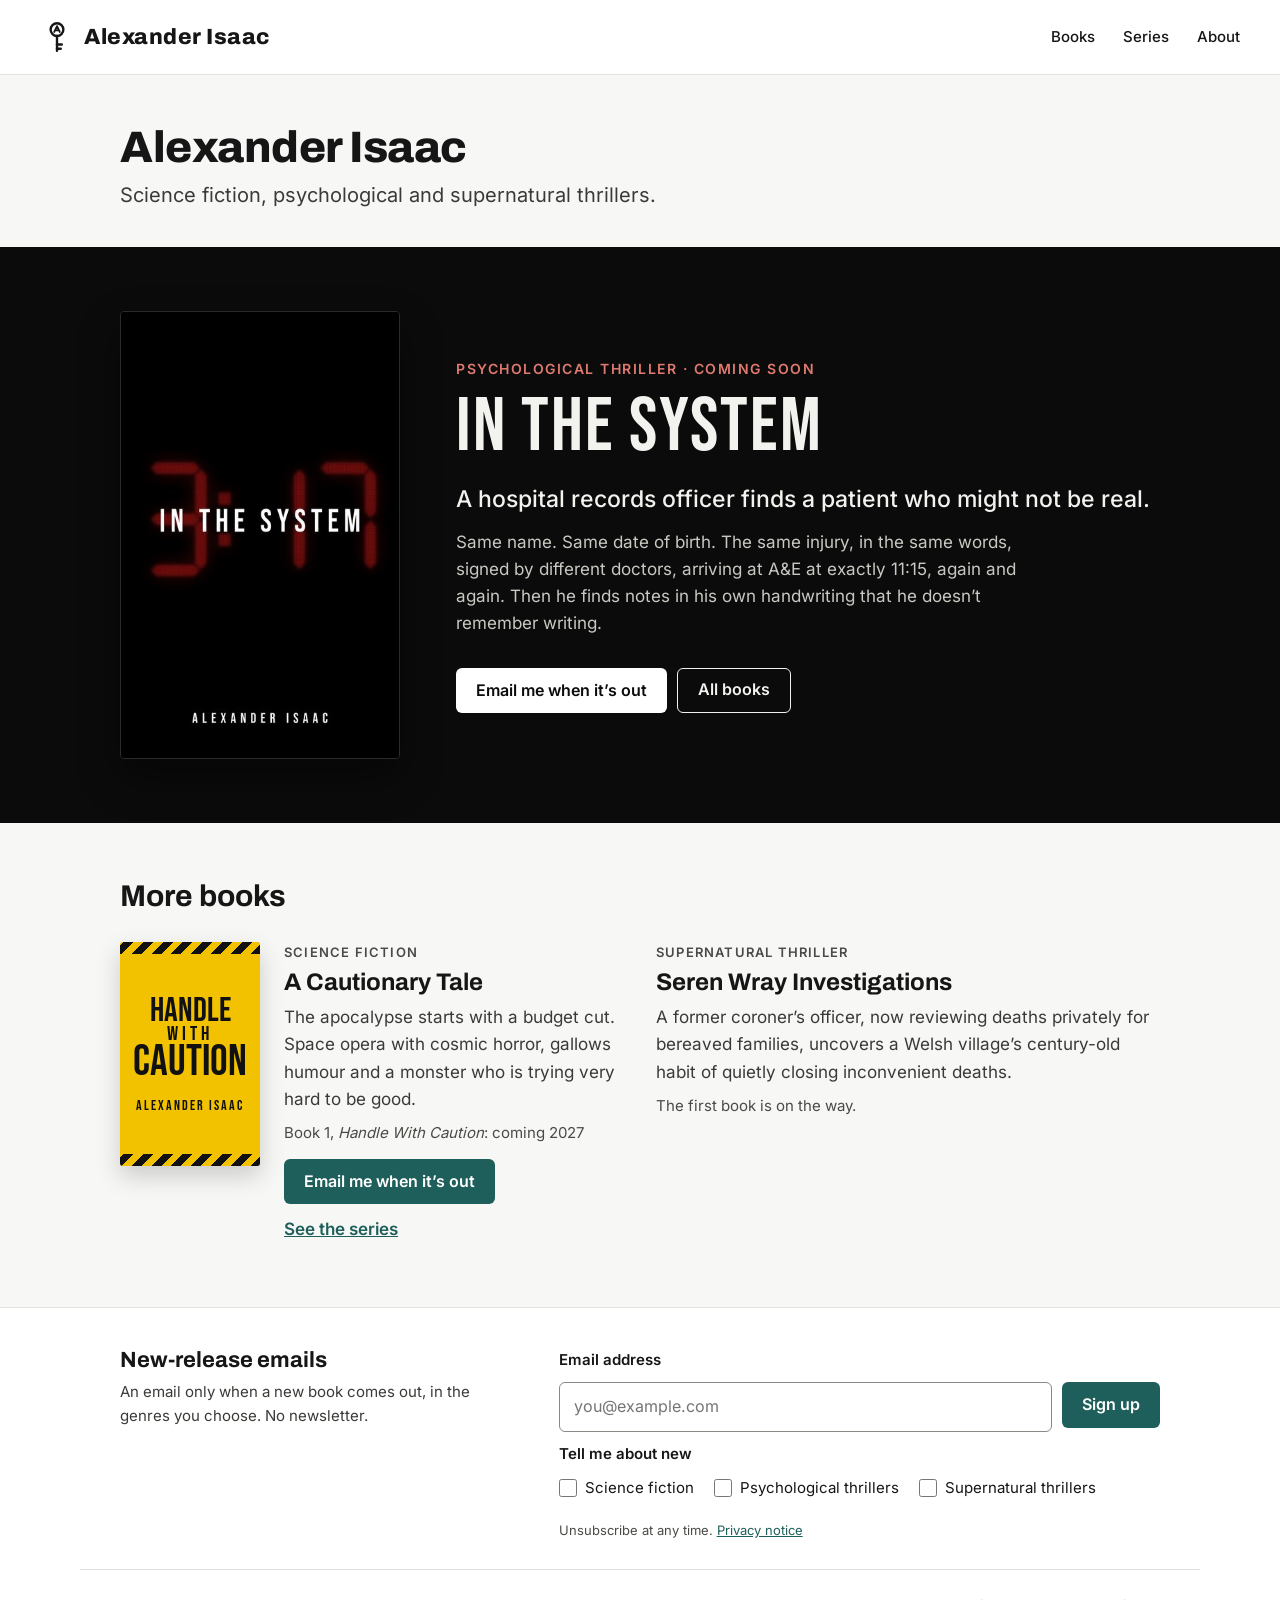
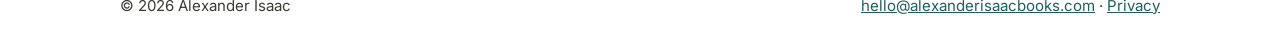
<file: index.html>
<!doctype html>
<html lang="en-GB">
<head>
<meta charset="utf-8">
<meta name="viewport" content="width=device-width, initial-scale=1">
<title>Alexander Isaac</title>
<meta name="description" content="Alexander Isaac writes science fiction, psychological thrillers and supernatural thrillers. New books and new-release emails.">
<link rel="canonical" href="https://alexanderisaacbooks.com/">
<meta property="og:type" content="website">
<meta property="og:site_name" content="Alexander Isaac">
<meta property="og:title" content="Alexander Isaac">
<meta property="og:description" content="Alexander Isaac writes science fiction, psychological thrillers and supernatural thrillers. New books and new-release emails.">
<meta property="og:url" content="https://alexanderisaacbooks.com/">
<meta property="og:image" content="https://alexanderisaacbooks.com/assets/img/share.png">
<meta name="theme-color" content="#FFFFFF">
<link rel="icon" href="/favicon.ico" sizes="32x32">
<link rel="icon" href="/assets/img/icon.svg" type="image/svg+xml">
<link rel="apple-touch-icon" href="/assets/img/apple-touch-icon.png">
<link rel="preload" href="/assets/fonts/inter-latin-400-normal.woff2" as="font" type="font/woff2" crossorigin>
<link rel="preload" href="/assets/fonts/archivo-latin-800-normal.woff2" as="font" type="font/woff2" crossorigin>
<link rel="stylesheet" href="/assets/css/site.css">
</head>
<body>
<a class="skip" href="#main">Skip to content</a>
<header class="site-header">
<a class="brand" href="/"><svg aria-hidden="true" viewBox="0 0 64 64" fill="none" stroke="currentColor" stroke-width="4.5" stroke-linecap="round" stroke-linejoin="round"><circle cx="32" cy="18" r="12"/><path d="M26.8 22.5 L32 11.5 L37.2 22.5 M28.4 19.6 H35.6" stroke-width="3.5"/><path d="M32 30 V58"/><path d="M32 46 H41"/><path d="M32 54 H39"/></svg>Alexander Isaac</a>
<nav class="site-nav" aria-label="Main"><ul><li><a href="/books/">Books</a></li><li><a href="/series/a-cautionary-tale/">Series</a></li><li><a href="/about/">About</a></li></ul></nav>
</header>
<main id="main">
<section class="wrap page-head" aria-labelledby="who">
<h1 id="who">Alexander Isaac</h1>
<p class="lede" data-genre-line>Science fiction, psychological and supernatural thrillers.</p>
</section>

<section class="band-dark" aria-labelledby="its">
<div class="wrap">
<div class="cover cover-img"><img src="/assets/img/in-the-system-800.jpg" srcset="/assets/img/in-the-system-400.jpg 400w, /assets/img/in-the-system-800.jpg 800w" sizes="280px" width="280" height="448" alt="Cover of In The System by Alexander Isaac"></div>
<div class="band-copy">
<p class="eyebrow">Psychological thriller · Coming soon</p>
<h2 id="its">In The System</h2>
<p class="hook">A hospital records officer finds a patient who might not be real.</p>
<p class="blurb">Same name. Same date of birth. The same injury, in the same words, signed by different doctors, arriving at A&amp;E at exactly 11:15, again and again. Then he finds notes in his own handwriting that he doesn’t remember writing.</p>
<div class="row" style="margin-top:30px"><button type="button" class="btn btn-light" data-open="its-form" hidden>Email me when it’s out</button><a class="btn btn-ghost-light" href="/books/">All books</a></div>
<form class="signup card" id="its-form" data-signup data-book="in-the-system" novalidate>
<label class="field hide-when-done" for="its-form-email">Email address</label>
<input class="hide-when-done" id="its-form-email" type="email" name="email_address" autocomplete="email" placeholder="you@example.com" required>
<fieldset class="hide-when-done"><legend>Also email me about new books in (optional)</legend><div class="genre-boxes" data-genres></div></fieldset>
<div class="hp" aria-hidden="true"><label>Leave this empty <input type="text" name="website" tabindex="-1" autocomplete="off"></label></div>
<button class="btn btn-light hide-when-done" type="submit">Email me when it’s out</button>
<p class="msg" role="status" aria-live="polite"></p>
<p class="fine hide-when-done">I’ll email you once, when it’s out. Ticking a genre also gets you an email when other new books in it come out. Unsubscribe at any time. <a href="/privacy/">Privacy notice</a></p>
</form>
</div>
</div>
</section>

<section class="wrap section" aria-labelledby="more">
<h2 id="more">More books</h2>
<div class="cards">
<article class="book">
<div class="cover cover-hwc" role="img" aria-label="Cover of Handle With Caution"><div class="stripe"></div><div class="t"><div class="l1">Handle</div><div class="l2">With</div><div class="l3">Caution</div><div class="a">Alexander Isaac</div></div><div class="stripe"></div></div>
<div class="book-body">
<p class="eyebrow">Science fiction</p>
<h3>A Cautionary Tale</h3>
<p class="desc">The apocalypse starts with a budget cut. Space opera with cosmic horror, gallows humour and a monster who is trying very hard to be good.</p>
<p class="status">Book 1, <em>Handle With Caution</em>: coming 2027</p>
<div class="actions"><button type="button" class="btn" data-open="hwc-form" hidden>Email me when it’s out</button><a class="more" href="/series/a-cautionary-tale/">See the series</a></div>
<form class="signup card" id="hwc-form" data-signup data-book="handle-with-caution" novalidate>
<label class="field hide-when-done" for="hwc-form-email">Email address</label>
<input class="hide-when-done" id="hwc-form-email" type="email" name="email_address" autocomplete="email" placeholder="you@example.com" required>
<fieldset class="hide-when-done"><legend>Also email me about new books in (optional)</legend><div class="genre-boxes" data-genres></div></fieldset>
<div class="hp" aria-hidden="true"><label>Leave this empty <input type="text" name="website" tabindex="-1" autocomplete="off"></label></div>
<button class="btn hide-when-done" type="submit">Email me when it’s out</button>
<p class="msg" role="status" aria-live="polite"></p>
<p class="fine hide-when-done">I’ll email you once, when it’s out. Ticking a genre also gets you an email when other new books in it come out. Unsubscribe at any time. <a href="/privacy/">Privacy notice</a></p>
</form>
</div>
</article>
<article class="book">
<div class="book-body">
<p class="eyebrow">Supernatural thriller</p>
<h3>Seren Wray Investigations</h3>
<p class="desc">A former coroner’s officer, now reviewing deaths privately for bereaved families, uncovers a Welsh village’s century-old habit of quietly closing inconvenient deaths.</p>
<p class="status">The first book is on the way.</p>
</div>
</article>
</div>
</section>
</main>
<footer class="site-footer">
<div class="wrap footer-signup">
<div class="intro">
<h2 id="list">New-release emails</h2>
<p>An email only when a new book comes out, in the genres you choose. No newsletter.</p>
</div>
<form class="signup" data-signup aria-labelledby="list" novalidate>
<label class="field hide-when-done" for="footer-email">Email address</label>
<div class="row hide-when-done">
<input id="footer-email" type="email" name="email_address" autocomplete="email" placeholder="you@example.com" required>
<button class="btn" type="submit">Sign up</button>
</div>
<fieldset class="hide-when-done"><legend>Tell me about new</legend><div class="genre-boxes" data-genres></div></fieldset>
<div class="hp" aria-hidden="true"><label>Leave this empty <input type="text" name="website" tabindex="-1" autocomplete="off"></label></div>
<p class="msg" role="status" aria-live="polite"></p>
<p class="fine hide-when-done">Unsubscribe at any time. <a href="/privacy/">Privacy notice</a></p>
</form>
</div>
<div class="wrap footer-base">
<!-- When the author pages exist, add: <div>Follow Alexander Isaac on <a href="...">Amazon</a> · <a href="...">BookBub</a> · <a href="...">Goodreads</a></div> -->
<div>© 2026 Alexander Isaac</div>
<div><a href="mailto:hello@alexanderisaacbooks.com">hello@alexanderisaacbooks.com</a> · <a href="/privacy/">Privacy</a></div>
</div>
</footer>
<script src="/assets/js/site.js" defer></script>
</body>
</html>
</file>
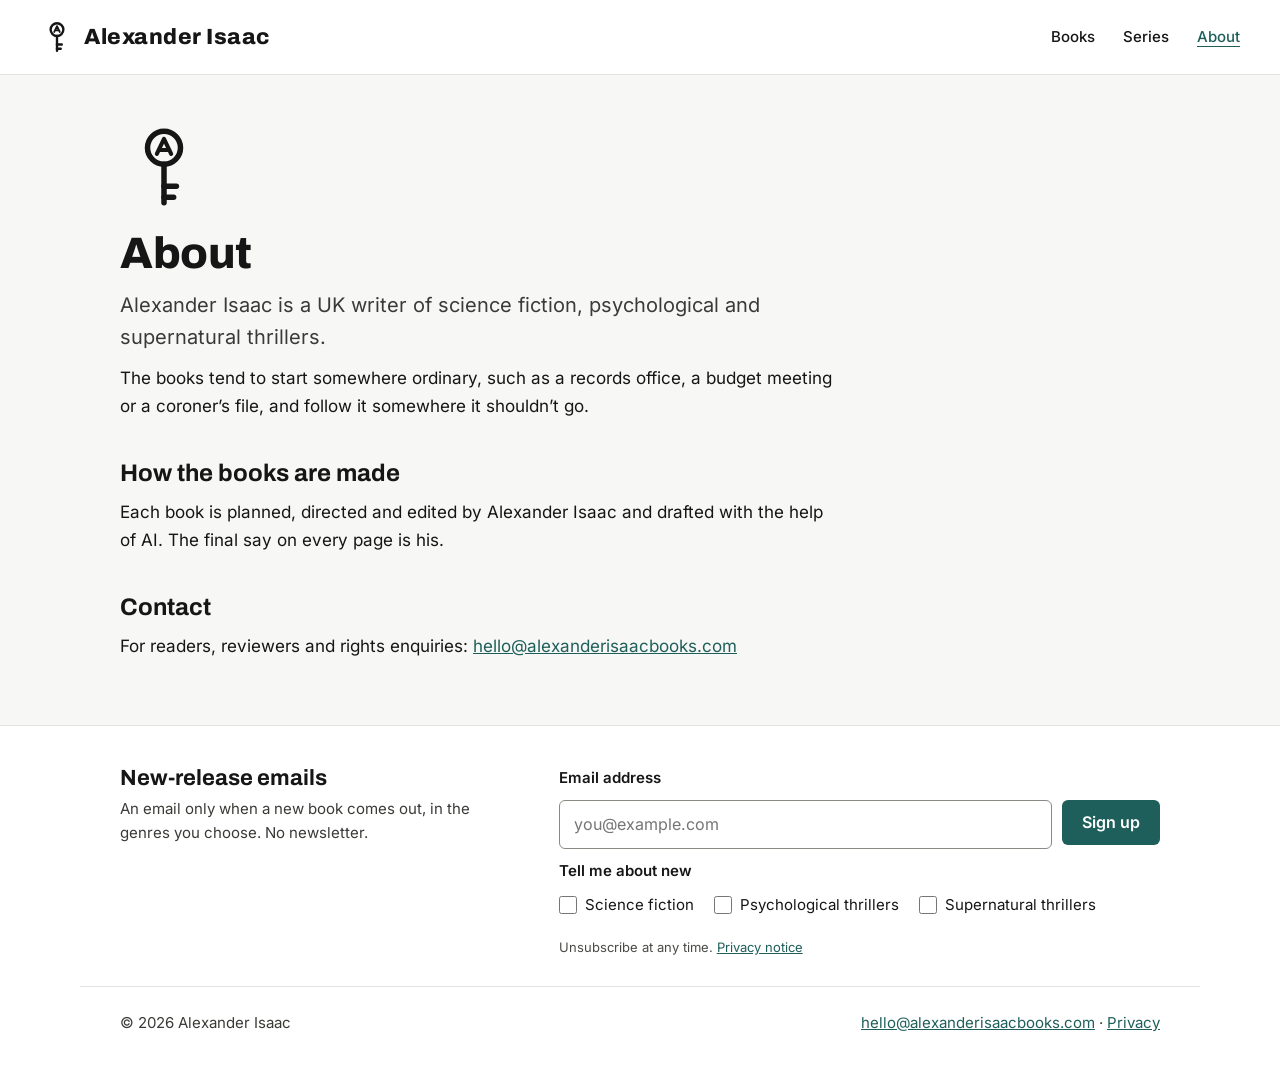
<file: about/index.html>
<!doctype html>
<html lang="en-GB">
<head>
<meta charset="utf-8">
<meta name="viewport" content="width=device-width, initial-scale=1">
<title>About | Alexander Isaac</title>
<meta name="description" content="About Alexander Isaac, a UK writer of science fiction, psychological thrillers and supernatural thrillers.">
<link rel="canonical" href="https://alexanderisaacbooks.com/about/">
<meta property="og:type" content="website">
<meta property="og:site_name" content="Alexander Isaac">
<meta property="og:title" content="About | Alexander Isaac">
<meta property="og:description" content="About Alexander Isaac, a UK writer of science fiction, psychological thrillers and supernatural thrillers.">
<meta property="og:url" content="https://alexanderisaacbooks.com/about/">
<meta property="og:image" content="https://alexanderisaacbooks.com/assets/img/share.png">
<meta name="theme-color" content="#FFFFFF">
<link rel="icon" href="/favicon.ico" sizes="32x32">
<link rel="icon" href="/assets/img/icon.svg" type="image/svg+xml">
<link rel="apple-touch-icon" href="/assets/img/apple-touch-icon.png">
<link rel="preload" href="/assets/fonts/inter-latin-400-normal.woff2" as="font" type="font/woff2" crossorigin>
<link rel="preload" href="/assets/fonts/archivo-latin-800-normal.woff2" as="font" type="font/woff2" crossorigin>
<link rel="stylesheet" href="/assets/css/site.css">
</head>
<body>
<a class="skip" href="#main">Skip to content</a>
<header class="site-header">
<a class="brand" href="/"><svg aria-hidden="true" viewBox="0 0 64 64" fill="none" stroke="currentColor" stroke-width="4.5" stroke-linecap="round" stroke-linejoin="round"><circle cx="32" cy="18" r="12"/><path d="M26.8 22.5 L32 11.5 L37.2 22.5 M28.4 19.6 H35.6" stroke-width="3.5"/><path d="M32 30 V58"/><path d="M32 46 H41"/><path d="M32 54 H39"/></svg>Alexander Isaac</a>
<nav class="site-nav" aria-label="Main"><ul><li><a href="/books/">Books</a></li><li><a href="/series/a-cautionary-tale/">Series</a></li><li><a href="/about/" aria-current="page">About</a></li></ul></nav>
</header>
<main id="main">
<section class="wrap page-head" style="padding-bottom:64px">
<div class="about-mark"><svg aria-hidden="true" viewBox="0 0 64 64" fill="none" stroke="currentColor" stroke-width="4" stroke-linecap="round" stroke-linejoin="round"><circle cx="32" cy="18" r="12"/><path d="M26.8 22.5 L32 11.5 L37.2 22.5 M28.4 19.6 H35.6" stroke-width="3"/><path d="M32 30 V58"/><path d="M32 46 H41"/><path d="M32 54 H39"/></svg></div>
<h1>About</h1>
<div class="prose">
<p class="lede" style="margin-top:12px">Alexander Isaac is a UK writer of <span data-genre-line data-lowercase>science fiction, psychological and supernatural thrillers</span>.</p>
<p>The books tend to start somewhere ordinary, such as a records office, a budget meeting or a coroner’s file, and follow it somewhere it shouldn’t go.</p>
<h2>How the books are made</h2>
<p>Each book is planned, directed and edited by Alexander Isaac and drafted with the help of AI. The final say on every page is his.</p>
<h2>Contact</h2>
<p>For readers, reviewers and rights enquiries: <a href="mailto:hello@alexanderisaacbooks.com">hello@alexanderisaacbooks.com</a></p>
</div>
</section>
</main>
<footer class="site-footer">
<div class="wrap footer-signup">
<div class="intro">
<h2 id="list">New-release emails</h2>
<p>An email only when a new book comes out, in the genres you choose. No newsletter.</p>
</div>
<form class="signup" data-signup aria-labelledby="list" novalidate>
<label class="field hide-when-done" for="footer-email">Email address</label>
<div class="row hide-when-done">
<input id="footer-email" type="email" name="email_address" autocomplete="email" placeholder="you@example.com" required>
<button class="btn" type="submit">Sign up</button>
</div>
<fieldset class="hide-when-done"><legend>Tell me about new</legend><div class="genre-boxes" data-genres></div></fieldset>
<div class="hp" aria-hidden="true"><label>Leave this empty <input type="text" name="website" tabindex="-1" autocomplete="off"></label></div>
<p class="msg" role="status" aria-live="polite"></p>
<p class="fine hide-when-done">Unsubscribe at any time. <a href="/privacy/">Privacy notice</a></p>
</form>
</div>
<div class="wrap footer-base">
<!-- When the author pages exist, add: <div>Follow Alexander Isaac on <a href="...">Amazon</a> · <a href="...">BookBub</a> · <a href="...">Goodreads</a></div> -->
<div>© 2026 Alexander Isaac</div>
<div><a href="mailto:hello@alexanderisaacbooks.com">hello@alexanderisaacbooks.com</a> · <a href="/privacy/">Privacy</a></div>
</div>
</footer>
<script src="/assets/js/site.js" defer></script>
</body>
</html>
</file>
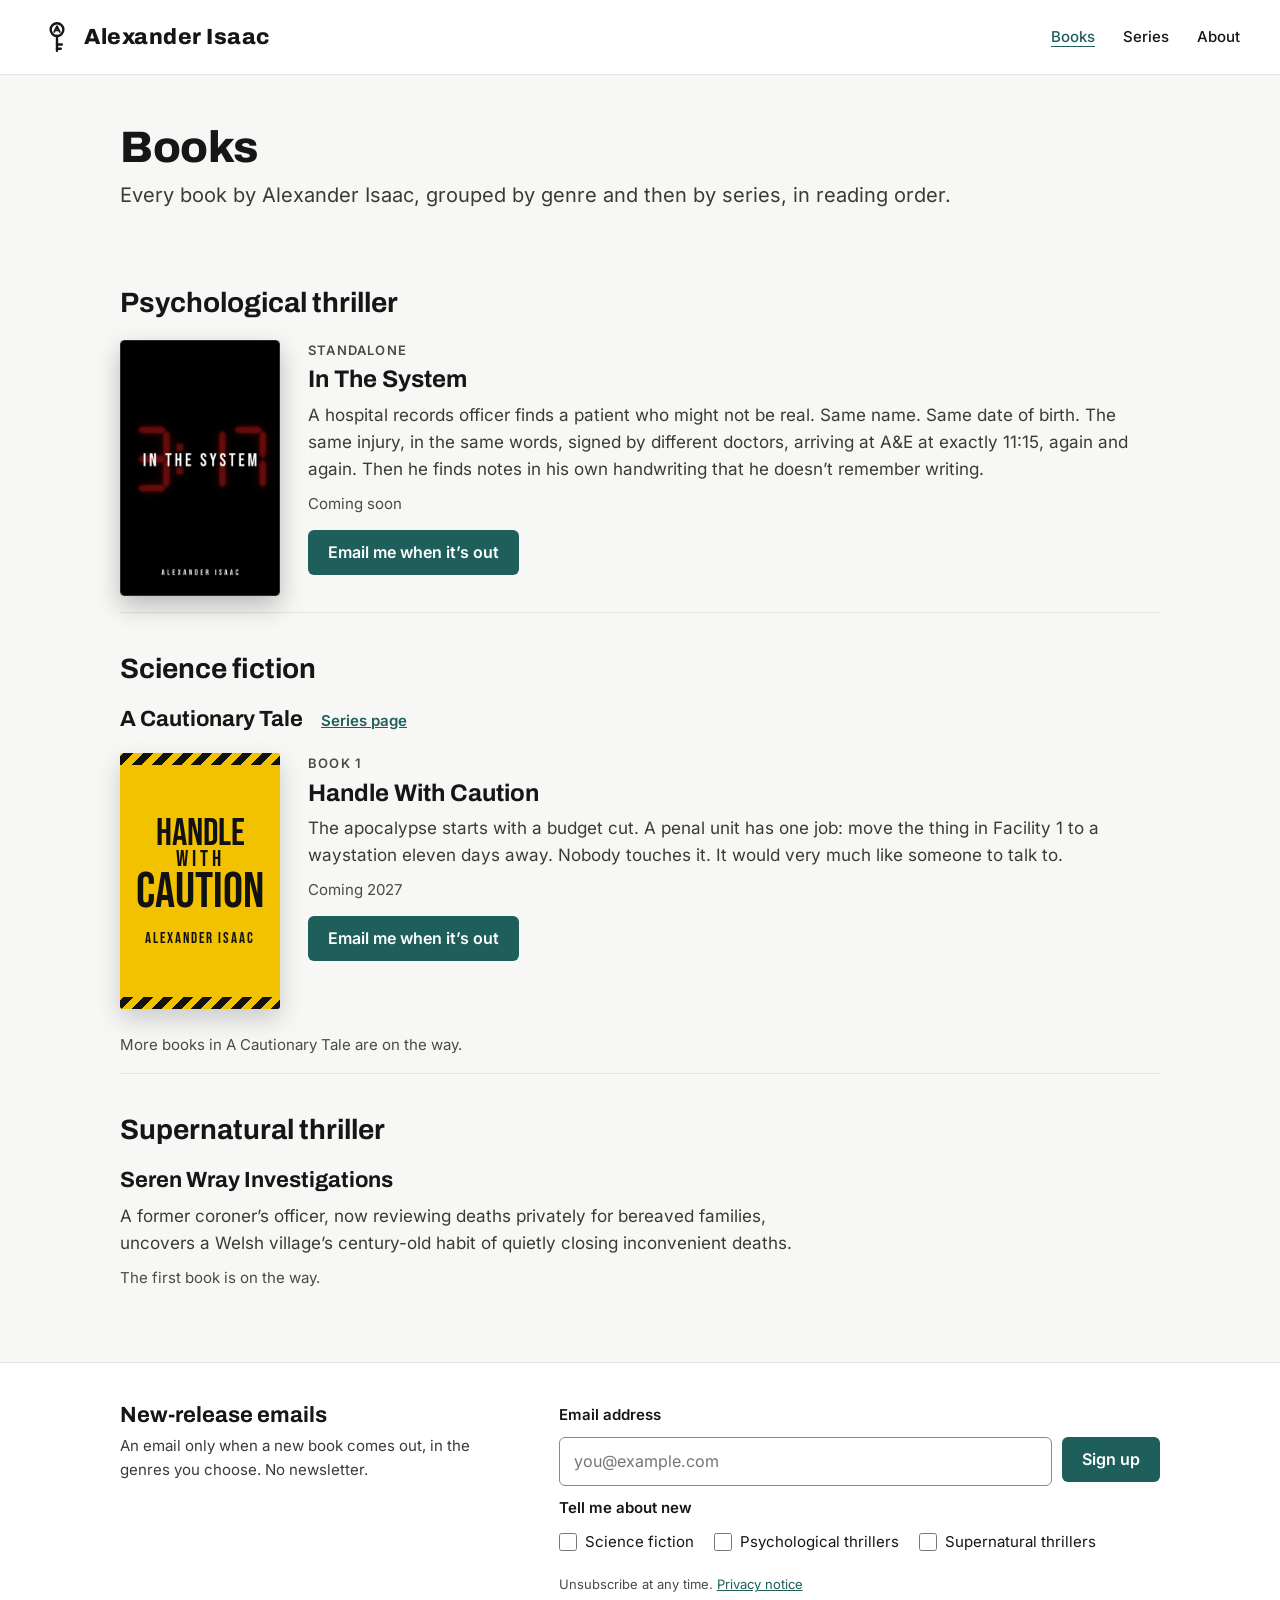
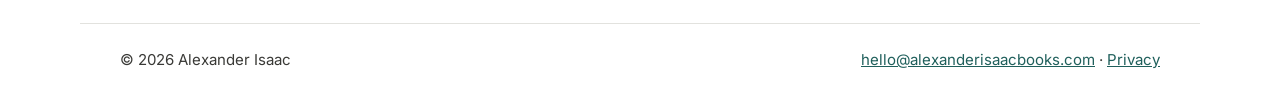
<file: books/index.html>
<!doctype html>
<html lang="en-GB">
<head>
<meta charset="utf-8">
<meta name="viewport" content="width=device-width, initial-scale=1">
<title>Books | Alexander Isaac</title>
<meta name="description" content="Every book by Alexander Isaac, grouped by genre and series, with what’s coming next.">
<link rel="canonical" href="https://alexanderisaacbooks.com/books/">
<meta property="og:type" content="website">
<meta property="og:site_name" content="Alexander Isaac">
<meta property="og:title" content="Books | Alexander Isaac">
<meta property="og:description" content="Every book by Alexander Isaac, grouped by genre and series, with what’s coming next.">
<meta property="og:url" content="https://alexanderisaacbooks.com/books/">
<meta property="og:image" content="https://alexanderisaacbooks.com/assets/img/share.png">
<meta name="theme-color" content="#FFFFFF">
<link rel="icon" href="/favicon.ico" sizes="32x32">
<link rel="icon" href="/assets/img/icon.svg" type="image/svg+xml">
<link rel="apple-touch-icon" href="/assets/img/apple-touch-icon.png">
<link rel="preload" href="/assets/fonts/inter-latin-400-normal.woff2" as="font" type="font/woff2" crossorigin>
<link rel="preload" href="/assets/fonts/archivo-latin-800-normal.woff2" as="font" type="font/woff2" crossorigin>
<link rel="stylesheet" href="/assets/css/site.css">
</head>
<body>
<a class="skip" href="#main">Skip to content</a>
<header class="site-header">
<a class="brand" href="/"><svg aria-hidden="true" viewBox="0 0 64 64" fill="none" stroke="currentColor" stroke-width="4.5" stroke-linecap="round" stroke-linejoin="round"><circle cx="32" cy="18" r="12"/><path d="M26.8 22.5 L32 11.5 L37.2 22.5 M28.4 19.6 H35.6" stroke-width="3.5"/><path d="M32 30 V58"/><path d="M32 46 H41"/><path d="M32 54 H39"/></svg>Alexander Isaac</a>
<nav class="site-nav" aria-label="Main"><ul><li><a href="/books/" aria-current="page">Books</a></li><li><a href="/series/a-cautionary-tale/">Series</a></li><li><a href="/about/">About</a></li></ul></nav>
</header>
<main id="main">
<section class="wrap page-head">
<h1>Books</h1>
<p class="lede">Every book by Alexander Isaac, grouped by genre and then by series, in reading order.</p>
</section>

<div class="wrap">
<section class="genre-group" aria-labelledby="g-psych">
<h2 id="g-psych">Psychological thriller</h2>
<div class="list-books">
<article class="book">
<div class="cover cover-img sm"><img src="/assets/img/in-the-system-800.jpg" srcset="/assets/img/in-the-system-400.jpg 400w, /assets/img/in-the-system-800.jpg 800w" sizes="280px" width="280" height="448" alt="Cover of In The System by Alexander Isaac"></div>
<div class="book-body">
<p class="eyebrow">Standalone</p>
<h3>In The System</h3>
<p class="desc">A hospital records officer finds a patient who might not be real. Same name. Same date of birth. The same injury, in the same words, signed by different doctors, arriving at A&amp;E at exactly 11:15, again and again. Then he finds notes in his own handwriting that he doesn’t remember writing.</p>
<p class="status">Coming soon</p>
<div class="actions"><button type="button" class="btn" data-open="b-its-form" hidden>Email me when it’s out</button></div>
<form class="signup card" id="b-its-form" data-signup data-book="in-the-system" novalidate>
<label class="field hide-when-done" for="b-its-form-email">Email address</label>
<input class="hide-when-done" id="b-its-form-email" type="email" name="email_address" autocomplete="email" placeholder="you@example.com" required>
<fieldset class="hide-when-done"><legend>Also email me about new books in (optional)</legend><div class="genre-boxes" data-genres></div></fieldset>
<div class="hp" aria-hidden="true"><label>Leave this empty <input type="text" name="website" tabindex="-1" autocomplete="off"></label></div>
<button class="btn hide-when-done" type="submit">Email me when it’s out</button>
<p class="msg" role="status" aria-live="polite"></p>
<p class="fine hide-when-done">I’ll email you once, when it’s out. Ticking a genre also gets you an email when other new books in it come out. Unsubscribe at any time. <a href="/privacy/">Privacy notice</a></p>
</form>
</div>
</article>
</div>
</section>

<section class="genre-group" aria-labelledby="g-scifi">
<h2 id="g-scifi">Science fiction</h2>
<div class="series-head"><h3>A Cautionary Tale</h3><a href="/series/a-cautionary-tale/">Series page</a></div>
<div class="list-books">
<article class="book">
<div class="cover cover-hwc sm" role="img" aria-label="Cover of Handle With Caution"><div class="stripe"></div><div class="t"><div class="l1">Handle</div><div class="l2">With</div><div class="l3">Caution</div><div class="a">Alexander Isaac</div></div><div class="stripe"></div></div>
<div class="book-body">
<p class="eyebrow">Book 1</p>
<h3>Handle With Caution</h3>
<p class="desc">The apocalypse starts with a budget cut. A penal unit has one job: move the thing in Facility 1 to a waystation eleven days away. Nobody touches it. It would very much like someone to talk to.</p>
<p class="status">Coming 2027</p>
<div class="actions"><button type="button" class="btn" data-open="b-hwc-form" hidden>Email me when it’s out</button></div>
<form class="signup card" id="b-hwc-form" data-signup data-book="handle-with-caution" novalidate>
<label class="field hide-when-done" for="b-hwc-form-email">Email address</label>
<input class="hide-when-done" id="b-hwc-form-email" type="email" name="email_address" autocomplete="email" placeholder="you@example.com" required>
<fieldset class="hide-when-done"><legend>Also email me about new books in (optional)</legend><div class="genre-boxes" data-genres></div></fieldset>
<div class="hp" aria-hidden="true"><label>Leave this empty <input type="text" name="website" tabindex="-1" autocomplete="off"></label></div>
<button class="btn hide-when-done" type="submit">Email me when it’s out</button>
<p class="msg" role="status" aria-live="polite"></p>
<p class="fine hide-when-done">I’ll email you once, when it’s out. Ticking a genre also gets you an email when other new books in it come out. Unsubscribe at any time. <a href="/privacy/">Privacy notice</a></p>
</form>
</div>
</article>
</div>
<p class="small" style="margin-top:24px">More books in A Cautionary Tale are on the way.</p>
</section>

<section class="genre-group" aria-labelledby="g-super">
<h2 id="g-super">Supernatural thriller</h2>
<div class="series-head"><h3>Seren Wray Investigations</h3></div>
<p class="muted" style="margin-top:10px;max-width:680px">A former coroner’s officer, now reviewing deaths privately for bereaved families, uncovers a Welsh village’s century-old habit of quietly closing inconvenient deaths.</p>
<p class="small" style="margin-top:8px;margin-bottom:56px">The first book is on the way.</p>
</section>
</div>
</main>
<footer class="site-footer">
<div class="wrap footer-signup">
<div class="intro">
<h2 id="list">New-release emails</h2>
<p>An email only when a new book comes out, in the genres you choose. No newsletter.</p>
</div>
<form class="signup" data-signup aria-labelledby="list" novalidate>
<label class="field hide-when-done" for="footer-email">Email address</label>
<div class="row hide-when-done">
<input id="footer-email" type="email" name="email_address" autocomplete="email" placeholder="you@example.com" required>
<button class="btn" type="submit">Sign up</button>
</div>
<fieldset class="hide-when-done"><legend>Tell me about new</legend><div class="genre-boxes" data-genres></div></fieldset>
<div class="hp" aria-hidden="true"><label>Leave this empty <input type="text" name="website" tabindex="-1" autocomplete="off"></label></div>
<p class="msg" role="status" aria-live="polite"></p>
<p class="fine hide-when-done">Unsubscribe at any time. <a href="/privacy/">Privacy notice</a></p>
</form>
</div>
<div class="wrap footer-base">
<!-- When the author pages exist, add: <div>Follow Alexander Isaac on <a href="...">Amazon</a> · <a href="...">BookBub</a> · <a href="...">Goodreads</a></div> -->
<div>© 2026 Alexander Isaac</div>
<div><a href="mailto:hello@alexanderisaacbooks.com">hello@alexanderisaacbooks.com</a> · <a href="/privacy/">Privacy</a></div>
</div>
</footer>
<script src="/assets/js/site.js" defer></script>
</body>
</html>
</file>
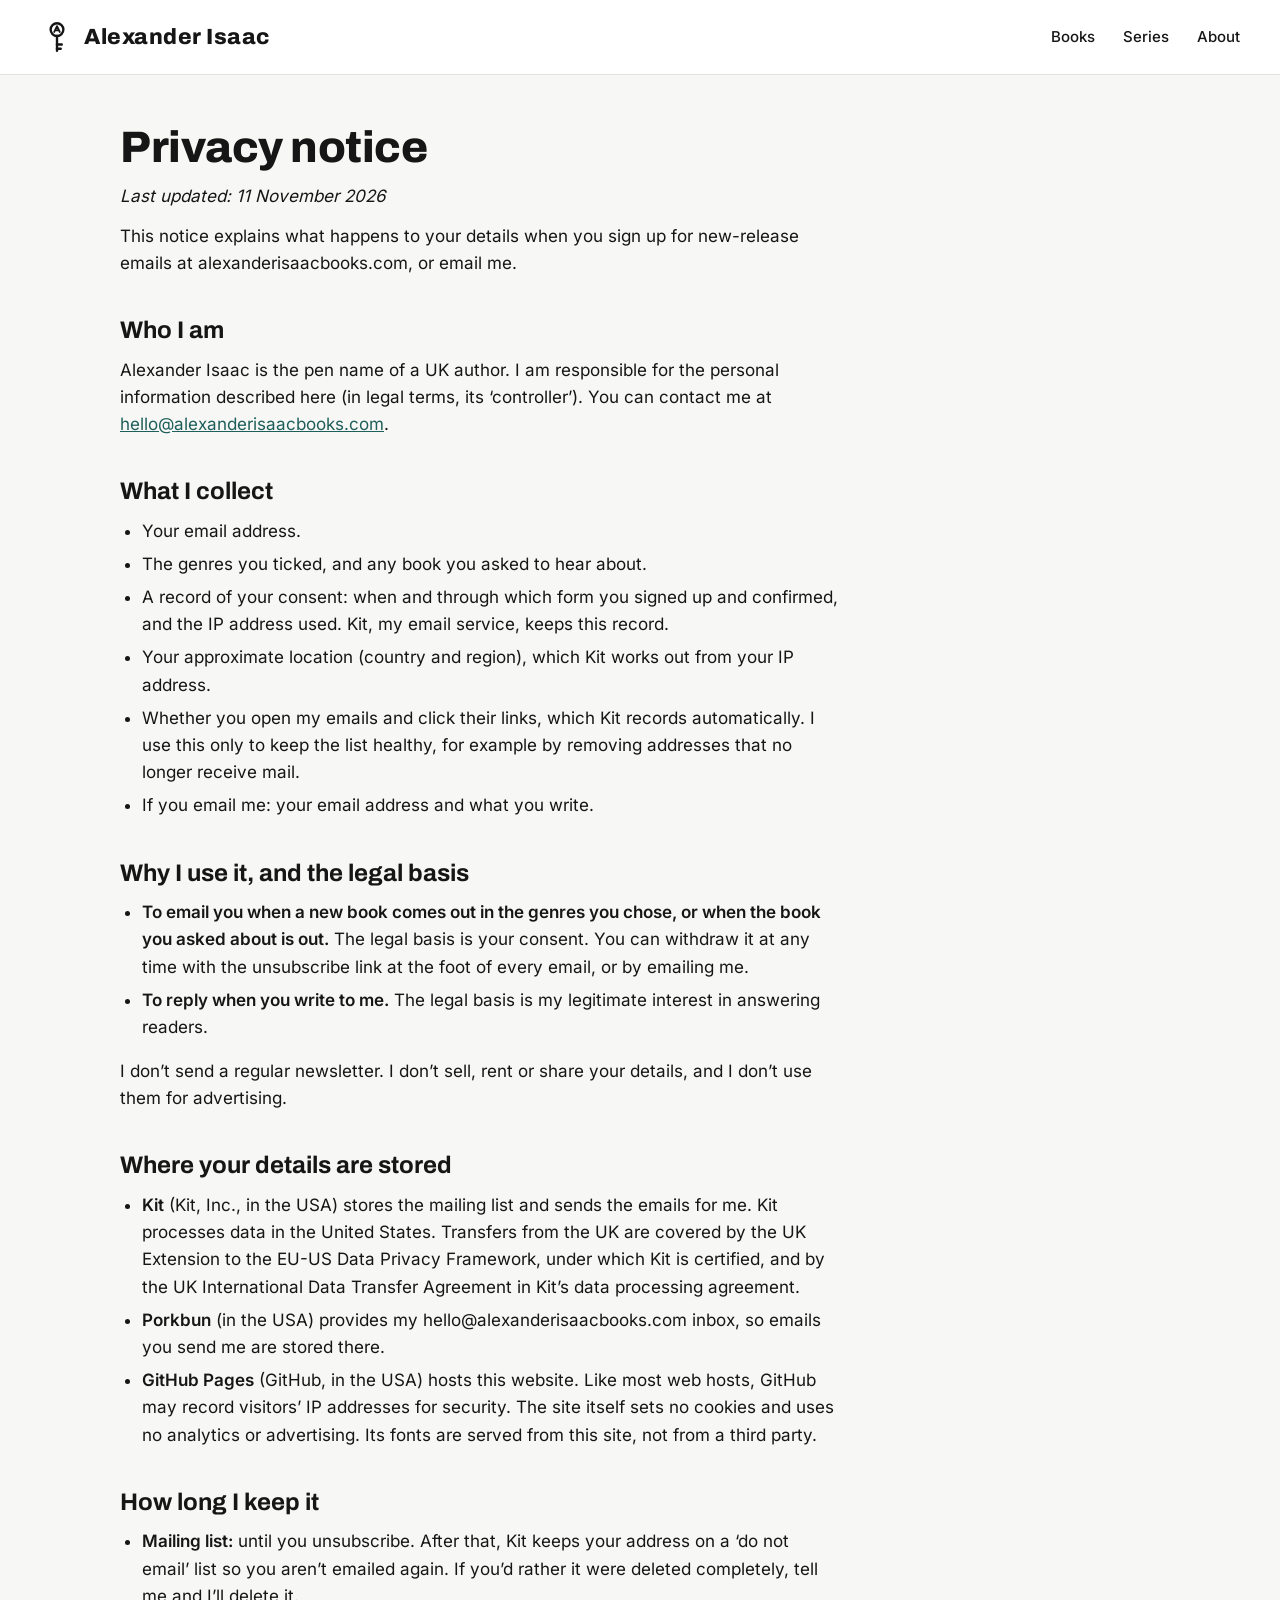
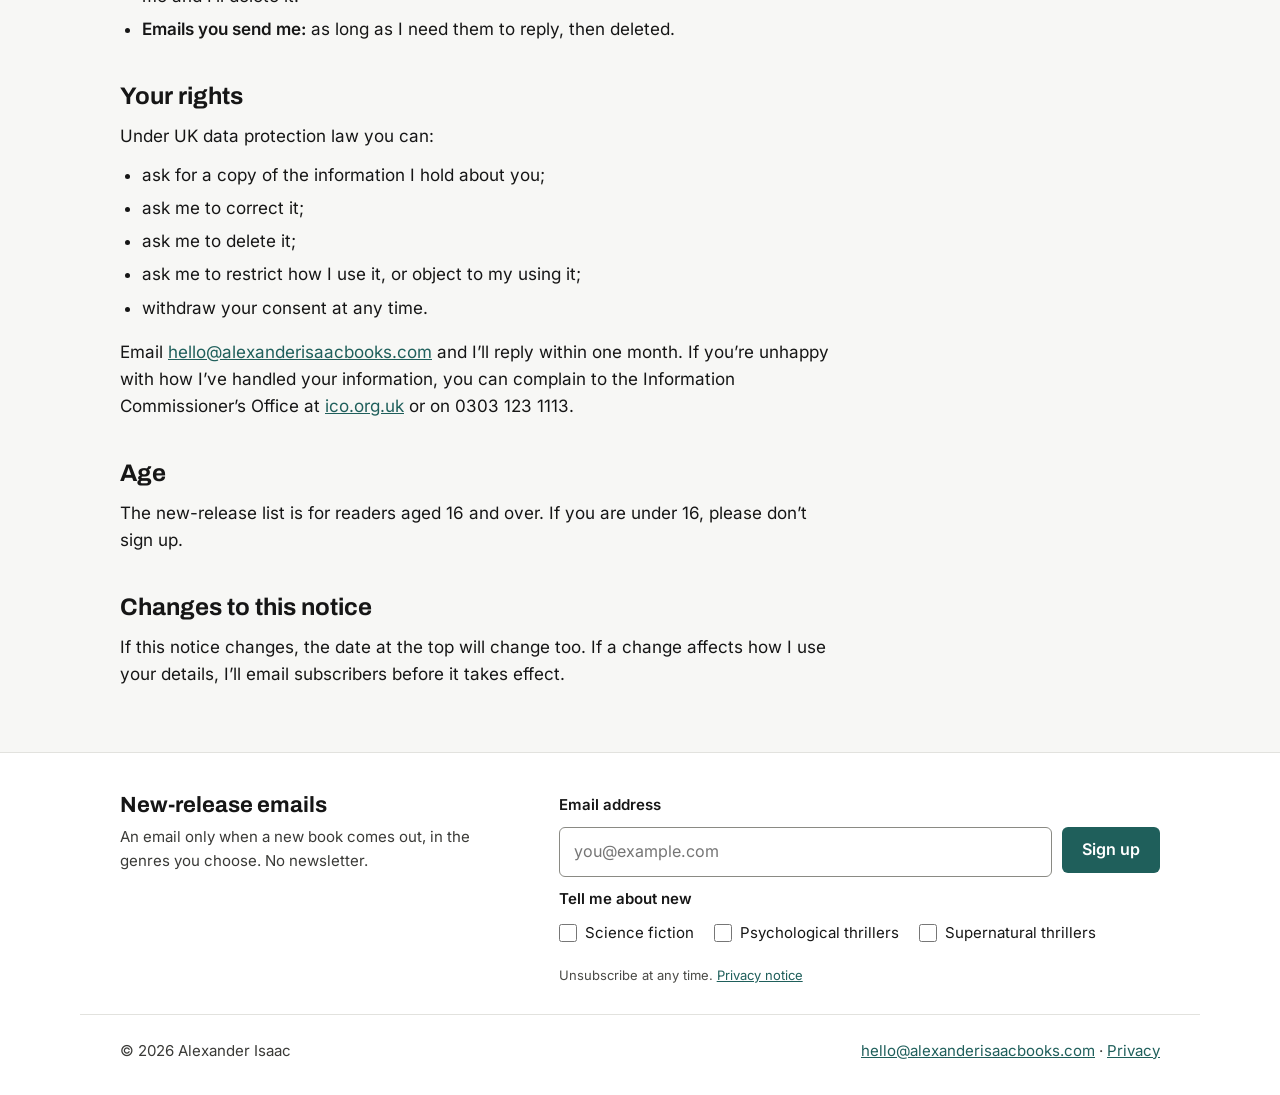
<file: privacy/index.html>
<!doctype html>
<html lang="en-GB">
<head>
<meta charset="utf-8">
<meta name="viewport" content="width=device-width, initial-scale=1">
<title>Privacy notice | Alexander Isaac</title>
<meta name="description" content="How Alexander Isaac handles your details when you sign up for new-release emails or send an email.">
<link rel="canonical" href="https://alexanderisaacbooks.com/privacy/">
<meta property="og:type" content="website">
<meta property="og:site_name" content="Alexander Isaac">
<meta property="og:title" content="Privacy notice | Alexander Isaac">
<meta property="og:description" content="How Alexander Isaac handles your details when you sign up for new-release emails or send an email.">
<meta property="og:url" content="https://alexanderisaacbooks.com/privacy/">
<meta property="og:image" content="https://alexanderisaacbooks.com/assets/img/share.png">
<meta name="theme-color" content="#FFFFFF">
<link rel="icon" href="/favicon.ico" sizes="32x32">
<link rel="icon" href="/assets/img/icon.svg" type="image/svg+xml">
<link rel="apple-touch-icon" href="/assets/img/apple-touch-icon.png">
<link rel="preload" href="/assets/fonts/inter-latin-400-normal.woff2" as="font" type="font/woff2" crossorigin>
<link rel="preload" href="/assets/fonts/archivo-latin-800-normal.woff2" as="font" type="font/woff2" crossorigin>
<link rel="stylesheet" href="/assets/css/site.css">
</head>
<body>
<a class="skip" href="#main">Skip to content</a>
<header class="site-header">
<a class="brand" href="/"><svg aria-hidden="true" viewBox="0 0 64 64" fill="none" stroke="currentColor" stroke-width="4.5" stroke-linecap="round" stroke-linejoin="round"><circle cx="32" cy="18" r="12"/><path d="M26.8 22.5 L32 11.5 L37.2 22.5 M28.4 19.6 H35.6" stroke-width="3.5"/><path d="M32 30 V58"/><path d="M32 46 H41"/><path d="M32 54 H39"/></svg>Alexander Isaac</a>
<nav class="site-nav" aria-label="Main"><ul><li><a href="/books/">Books</a></li><li><a href="/series/a-cautionary-tale/">Series</a></li><li><a href="/about/">About</a></li></ul></nav>
</header>
<main id="main">
<section class="wrap page-head" style="padding-bottom:64px">
<h1>Privacy notice</h1>
<div class="prose">
<p><em>Last updated: 11 November 2026</em></p>
<p>This notice explains what happens to your details when you sign up for new-release emails at alexanderisaacbooks.com, or email me.</p>

<h2>Who I am</h2>
<p>Alexander Isaac is the pen name of a UK author. I am responsible for the personal information described here (in legal terms, its ‘controller’). You can contact me at <a href="mailto:hello@alexanderisaacbooks.com">hello@alexanderisaacbooks.com</a>.</p>

<h2>What I collect</h2>
<ul>
<li>Your email address.</li>
<li>The genres you ticked, and any book you asked to hear about.</li>
<li>A record of your consent: when and through which form you signed up and confirmed, and the IP address used. Kit, my email service, keeps this record.</li>
<li>Your approximate location (country and region), which Kit works out from your IP address.</li>
<li>Whether you open my emails and click their links, which Kit records automatically. I use this only to keep the list healthy, for example by removing addresses that no longer receive mail.</li>
<li>If you email me: your email address and what you write.</li>
</ul>

<h2>Why I use it, and the legal basis</h2>
<ul>
<li><strong>To email you when a new book comes out in the genres you chose, or when the book you asked about is out.</strong> The legal basis is your consent. You can withdraw it at any time with the unsubscribe link at the foot of every email, or by emailing me.</li>
<li><strong>To reply when you write to me.</strong> The legal basis is my legitimate interest in answering readers.</li>
</ul>
<p>I don’t send a regular newsletter. I don’t sell, rent or share your details, and I don’t use them for advertising.</p>

<h2>Where your details are stored</h2>
<ul>
<li><strong>Kit</strong> (Kit, Inc., in the USA) stores the mailing list and sends the emails for me. Kit processes data in the United States. Transfers from the UK are covered by the UK Extension to the EU-US Data Privacy Framework, under which Kit is certified, and by the UK International Data Transfer Agreement in Kit’s data processing agreement.</li>
<li><strong>Porkbun</strong> (in the USA) provides my hello@alexanderisaacbooks.com inbox, so emails you send me are stored there.</li>
<li><strong>GitHub Pages</strong> (GitHub, in the USA) hosts this website. Like most web hosts, GitHub may record visitors’ IP addresses for security. The site itself sets no cookies and uses no analytics or advertising. Its fonts are served from this site, not from a third party.</li>
</ul>

<h2>How long I keep it</h2>
<ul>
<li><strong>Mailing list:</strong> until you unsubscribe. After that, Kit keeps your address on a ‘do not email’ list so you aren’t emailed again. If you’d rather it were deleted completely, tell me and I’ll delete it.</li>
<li><strong>Emails you send me:</strong> as long as I need them to reply, then deleted.</li>
</ul>

<h2>Your rights</h2>
<p>Under UK data protection law you can:</p>
<ul>
<li>ask for a copy of the information I hold about you;</li>
<li>ask me to correct it;</li>
<li>ask me to delete it;</li>
<li>ask me to restrict how I use it, or object to my using it;</li>
<li>withdraw your consent at any time.</li>
</ul>
<p>Email <a href="mailto:hello@alexanderisaacbooks.com">hello@alexanderisaacbooks.com</a> and I’ll reply within one month. If you’re unhappy with how I’ve handled your information, you can complain to the Information Commissioner’s Office at <a href="https://ico.org.uk">ico.org.uk</a> or on 0303 123 1113.</p>

<h2>Age</h2>
<p>The new-release list is for readers aged 16 and over. If you are under 16, please don’t sign up.</p>

<h2>Changes to this notice</h2>
<p>If this notice changes, the date at the top will change too. If a change affects how I use your details, I’ll email subscribers before it takes effect.</p>
</div>
</section>
</main>
<footer class="site-footer">
<div class="wrap footer-signup">
<div class="intro">
<h2 id="list">New-release emails</h2>
<p>An email only when a new book comes out, in the genres you choose. No newsletter.</p>
</div>
<form class="signup" data-signup aria-labelledby="list" novalidate>
<label class="field hide-when-done" for="footer-email">Email address</label>
<div class="row hide-when-done">
<input id="footer-email" type="email" name="email_address" autocomplete="email" placeholder="you@example.com" required>
<button class="btn" type="submit">Sign up</button>
</div>
<fieldset class="hide-when-done"><legend>Tell me about new</legend><div class="genre-boxes" data-genres></div></fieldset>
<div class="hp" aria-hidden="true"><label>Leave this empty <input type="text" name="website" tabindex="-1" autocomplete="off"></label></div>
<p class="msg" role="status" aria-live="polite"></p>
<p class="fine hide-when-done">Unsubscribe at any time. <a href="/privacy/">Privacy notice</a></p>
</form>
</div>
<div class="wrap footer-base">
<!-- When the author pages exist, add: <div>Follow Alexander Isaac on <a href="...">Amazon</a> · <a href="...">BookBub</a> · <a href="...">Goodreads</a></div> -->
<div>© 2026 Alexander Isaac</div>
<div><a href="mailto:hello@alexanderisaacbooks.com">hello@alexanderisaacbooks.com</a> · <a href="/privacy/">Privacy</a></div>
</div>
</footer>
<script src="/assets/js/site.js" defer></script>
</body>
</html>
</file>
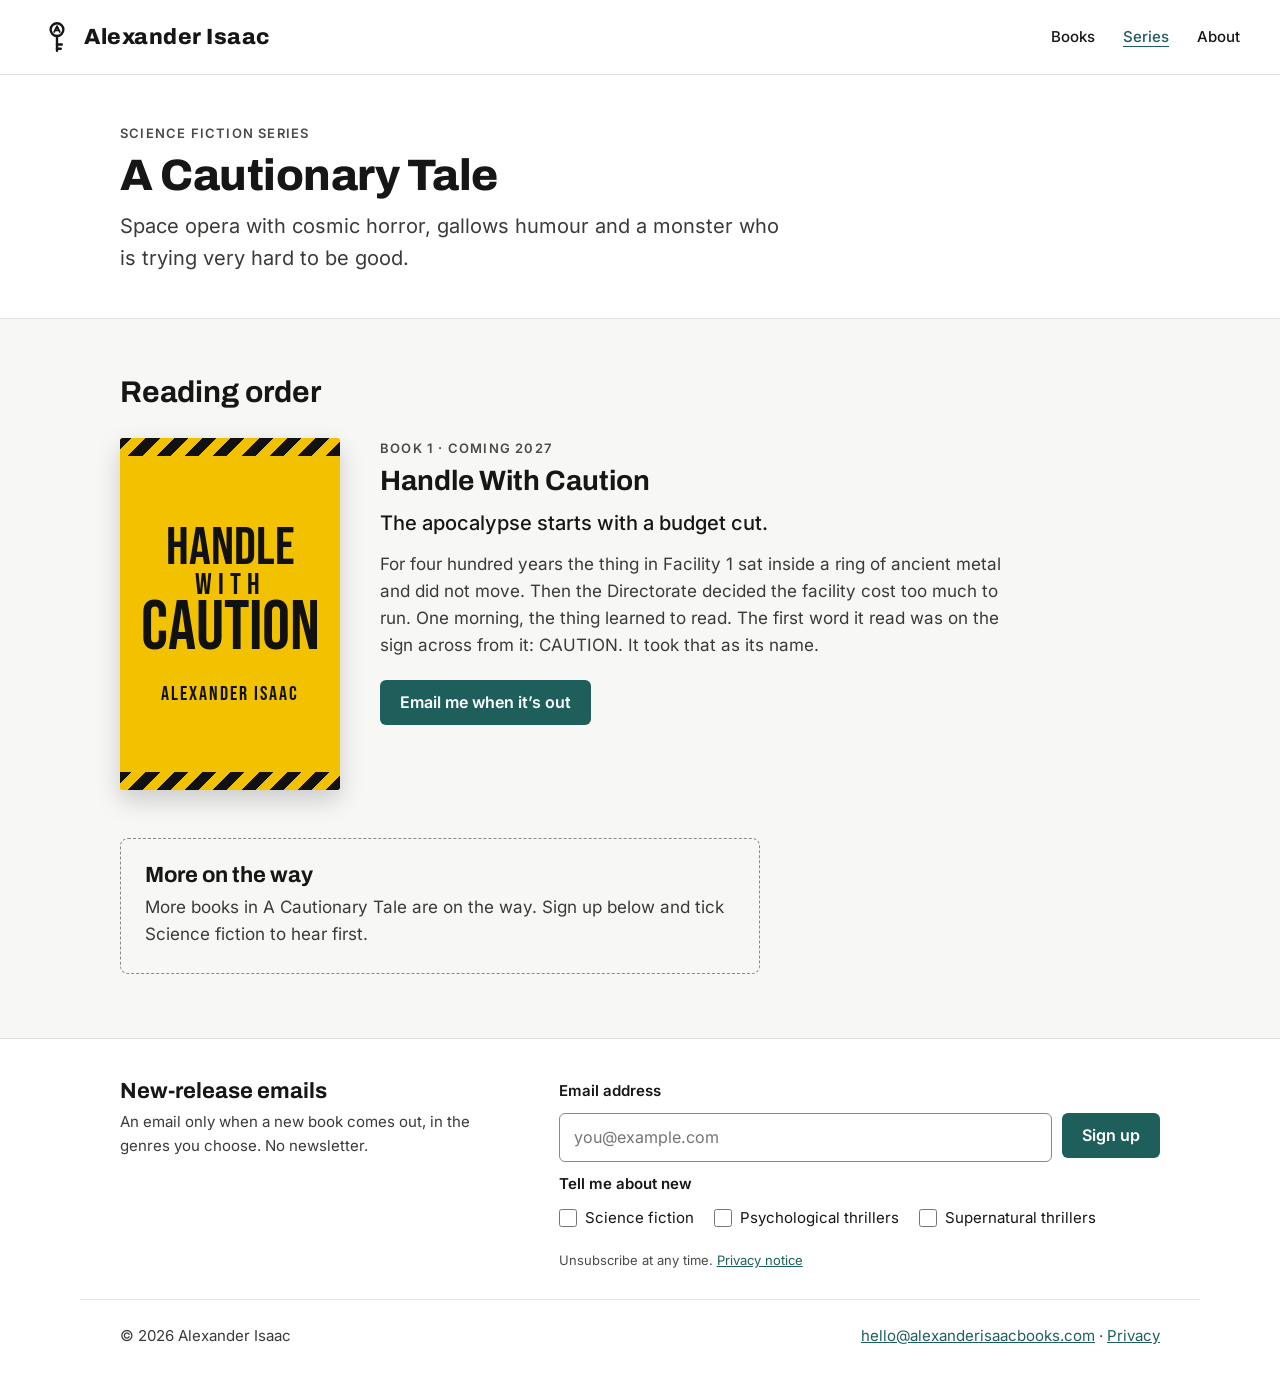
<file: series/a-cautionary-tale/index.html>
<!doctype html>
<html lang="en-GB">
<head>
<meta charset="utf-8">
<meta name="viewport" content="width=device-width, initial-scale=1">
<title>A Cautionary Tale | Alexander Isaac</title>
<meta name="description" content="A Cautionary Tale: a science fiction series by Alexander Isaac. Space opera with cosmic horror, gallows humour and a monster who is trying very hard to be good.">
<link rel="canonical" href="https://alexanderisaacbooks.com/series/a-cautionary-tale/">
<meta property="og:type" content="website">
<meta property="og:site_name" content="Alexander Isaac">
<meta property="og:title" content="A Cautionary Tale | Alexander Isaac">
<meta property="og:description" content="A Cautionary Tale: a science fiction series by Alexander Isaac. Space opera with cosmic horror, gallows humour and a monster who is trying very hard to be good.">
<meta property="og:url" content="https://alexanderisaacbooks.com/series/a-cautionary-tale/">
<meta property="og:image" content="https://alexanderisaacbooks.com/assets/img/share.png">
<meta name="theme-color" content="#FFFFFF">
<link rel="icon" href="/favicon.ico" sizes="32x32">
<link rel="icon" href="/assets/img/icon.svg" type="image/svg+xml">
<link rel="apple-touch-icon" href="/assets/img/apple-touch-icon.png">
<link rel="preload" href="/assets/fonts/inter-latin-400-normal.woff2" as="font" type="font/woff2" crossorigin>
<link rel="preload" href="/assets/fonts/archivo-latin-800-normal.woff2" as="font" type="font/woff2" crossorigin>
<link rel="stylesheet" href="/assets/css/site.css">
</head>
<body>
<a class="skip" href="#main">Skip to content</a>
<header class="site-header">
<a class="brand" href="/"><svg aria-hidden="true" viewBox="0 0 64 64" fill="none" stroke="currentColor" stroke-width="4.5" stroke-linecap="round" stroke-linejoin="round"><circle cx="32" cy="18" r="12"/><path d="M26.8 22.5 L32 11.5 L37.2 22.5 M28.4 19.6 H35.6" stroke-width="3.5"/><path d="M32 30 V58"/><path d="M32 46 H41"/><path d="M32 54 H39"/></svg>Alexander Isaac</a>
<nav class="site-nav" aria-label="Main"><ul><li><a href="/books/">Books</a></li><li><a href="/series/a-cautionary-tale/" aria-current="page">Series</a></li><li><a href="/about/">About</a></li></ul></nav>
</header>
<main id="main">
<section class="series-hero">
<div class="wrap">
<p class="eyebrow">Science fiction series</p>
<h1>A Cautionary Tale</h1>
<p class="lede" style="margin-top:10px;max-width:680px">Space opera with cosmic horror, gallows humour and a monster who is trying very hard to be good.</p>
</div>
</section>

<section class="wrap section" aria-labelledby="order">
<h2 id="order">Reading order</h2>
<div class="series-book">
<div class="cover cover-hwc lg" role="img" aria-label="Cover of Handle With Caution"><div class="stripe"></div><div class="t"><div class="l1">Handle</div><div class="l2">With</div><div class="l3">Caution</div><div class="a">Alexander Isaac</div></div><div class="stripe"></div></div>
<div class="book-body">
<p class="eyebrow">Book 1 · Coming 2027</p>
<h3>Handle With Caution</h3>
<p class="hook">The apocalypse starts with a budget cut.</p>
<p class="desc">For four hundred years the thing in Facility 1 sat inside a ring of ancient metal and did not move. Then the Directorate decided the facility cost too much to run. One morning, the thing learned to read. The first word it read was on the sign across from it: CAUTION. It took that as its name.</p>
<div class="actions" style="margin-top:20px"><button type="button" class="btn" data-open="s-hwc-form" hidden>Email me when it’s out</button></div>
<div style="margin-top:16px"><form class="signup card" id="s-hwc-form" data-signup data-book="handle-with-caution" novalidate>
<label class="field hide-when-done" for="s-hwc-form-email">Email address</label>
<input class="hide-when-done" id="s-hwc-form-email" type="email" name="email_address" autocomplete="email" placeholder="you@example.com" required>
<fieldset class="hide-when-done"><legend>Also email me about new books in (optional)</legend><div class="genre-boxes" data-genres></div></fieldset>
<div class="hp" aria-hidden="true"><label>Leave this empty <input type="text" name="website" tabindex="-1" autocomplete="off"></label></div>
<button class="btn hide-when-done" type="submit">Email me when it’s out</button>
<p class="msg" role="status" aria-live="polite"></p>
<p class="fine hide-when-done">I’ll email you once, when it’s out. Ticking a genre also gets you an email when other new books in it come out. Unsubscribe at any time. <a href="/privacy/">Privacy notice</a></p>
</form></div>
</div>
</div>

<div class="next-box">
<h2>More on the way</h2>
<p>More books in A Cautionary Tale are on the way. Sign up below and tick Science fiction to hear first.</p>
</div>
</section>
</main>
<footer class="site-footer">
<div class="wrap footer-signup">
<div class="intro">
<h2 id="list">New-release emails</h2>
<p>An email only when a new book comes out, in the genres you choose. No newsletter.</p>
</div>
<form class="signup" data-signup aria-labelledby="list" novalidate>
<label class="field hide-when-done" for="footer-email">Email address</label>
<div class="row hide-when-done">
<input id="footer-email" type="email" name="email_address" autocomplete="email" placeholder="you@example.com" required>
<button class="btn" type="submit">Sign up</button>
</div>
<fieldset class="hide-when-done"><legend>Tell me about new</legend><div class="genre-boxes" data-genres></div></fieldset>
<div class="hp" aria-hidden="true"><label>Leave this empty <input type="text" name="website" tabindex="-1" autocomplete="off"></label></div>
<p class="msg" role="status" aria-live="polite"></p>
<p class="fine hide-when-done">Unsubscribe at any time. <a href="/privacy/">Privacy notice</a></p>
</form>
</div>
<div class="wrap footer-base">
<!-- When the author pages exist, add: <div>Follow Alexander Isaac on <a href="...">Amazon</a> · <a href="...">BookBub</a> · <a href="...">Goodreads</a></div> -->
<div>© 2026 Alexander Isaac</div>
<div><a href="mailto:hello@alexanderisaacbooks.com">hello@alexanderisaacbooks.com</a> · <a href="/privacy/">Privacy</a></div>
</div>
</footer>
<script src="/assets/js/site.js" defer></script>
</body>
</html>
</file>
<file: assets/css/site.css>
/* Alexander Isaac: site styles. Fonts are hosted here, so no third-party requests. */
@font-face{font-family:Archivo;src:url(../fonts/archivo-latin-700-normal.woff2) format("woff2");font-weight:700;font-display:swap}
@font-face{font-family:Archivo;src:url(../fonts/archivo-latin-800-normal.woff2) format("woff2");font-weight:800;font-display:swap}
@font-face{font-family:Inter;src:url(../fonts/inter-latin-400-normal.woff2) format("woff2");font-weight:400;font-display:swap}
@font-face{font-family:Inter;src:url(../fonts/inter-latin-500-normal.woff2) format("woff2");font-weight:500;font-display:swap}
@font-face{font-family:Inter;src:url(../fonts/inter-latin-600-normal.woff2) format("woff2");font-weight:600;font-display:swap}
@font-face{font-family:"Bebas Neue";src:url(../fonts/bebas-neue-latin-400-normal.woff2) format("woff2");font-display:swap}
@font-face{font-family:"Share Tech Mono";src:url(../fonts/share-tech-mono-latin-400-normal.woff2) format("woff2");font-display:swap}

:root{
  --ground:#F7F7F5; --paper:#FFFFFF; --ink:#161616; --ink-2:#3A3A37; --ink-3:#4A4A46;
  --rule:#E2E2DE; --field:#8A8A84; --accent:#1F5F5B; --accent-dark:#123B38;
  --caution:#F2C200; --night:#0B0B0B;
  --head:Archivo,system-ui,sans-serif; --body:Inter,system-ui,sans-serif;
}
*,*::before,*::after{box-sizing:border-box}
[hidden]{display:none!important}
.msg:empty{display:none}
html{-webkit-text-size-adjust:100%}
body{margin:0;background:var(--ground);color:var(--ink);font:400 17px/1.6 var(--body)}
a{color:var(--accent)} a:hover{color:var(--accent-dark)}
img{max-width:100%;height:auto;display:block}
h1,h2,h3{font-family:var(--head);line-height:1.15;margin:0}
p{margin:0}
:focus-visible{outline:3px solid var(--accent);outline-offset:2px}
.skip{position:absolute;left:-9999px;top:0;background:var(--paper);padding:10px 16px;z-index:10}
.skip:focus{left:12px;top:12px}
.wrap{max-width:1120px;margin:0 auto;padding-left:40px;padding-right:40px}
.visually-hidden{position:absolute!important;width:1px;height:1px;overflow:hidden;clip:rect(0 0 0 0);white-space:nowrap}

/* Header */
.site-header{display:flex;flex-wrap:wrap;align-items:center;justify-content:space-between;gap:16px 32px;padding:20px 40px;border-bottom:1px solid var(--rule);background:var(--paper)}
.brand{display:inline-flex;align-items:center;gap:10px;font:800 22px/1 var(--head);letter-spacing:.5px;text-decoration:none;color:var(--ink)}
.brand:hover{color:var(--ink)}
.brand svg{width:34px;height:34px;flex:none}
.site-nav ul{display:flex;flex-wrap:wrap;gap:8px 28px;list-style:none;margin:0;padding:0;font-size:15px;font-weight:500}
.site-nav a{color:var(--ink);text-decoration:none}
.site-nav a:hover,.site-nav a[aria-current=page]{color:var(--accent);text-decoration:underline;text-underline-offset:4px}

/* Type helpers */
.eyebrow{font-size:13px;font-weight:600;letter-spacing:1.2px;text-transform:uppercase;color:var(--ink-3)}
.lede{font-size:20px;color:var(--ink-2)}
.muted{color:var(--ink-2)}
.small{font-size:15px;color:var(--ink-3)}
.page-head{padding-top:48px;padding-bottom:36px}
.page-head h1{font-weight:800;font-size:44px;letter-spacing:-.5px;line-height:1.1}
.page-head .lede{margin-top:8px}
.section{padding-top:56px;padding-bottom:64px}
.section h2{font-weight:700;font-size:30px}

/* Buttons */
.btn{display:inline-block;font:600 16px/1.2 var(--body);padding:13px 20px;border:0;border-radius:6px;background:var(--accent);color:#fff;cursor:pointer;text-decoration:none}
.btn:hover{background:var(--accent-dark);color:#fff}
.btn-light{background:#fff;color:var(--night)} .btn-light:hover{background:#E6E6E1;color:var(--night)}
.btn-ghost-light{background:transparent;border:1.5px solid #F2F2EE;color:#F2F2EE;padding:11.5px 20px}
.btn-ghost-light:hover{background:#1c1c1c;color:#fff}
.btn[disabled]{opacity:.6;cursor:wait}

/* Sign-up forms */
.signup{display:flex;flex-direction:column;gap:10px;max-width:480px}
.signup.card{padding:22px;border:1px solid var(--rule);border-radius:8px;background:var(--paper)}
.signup label.field{font-weight:600;font-size:15px}
.signup input[type=email]{font:inherit;font-size:16px;padding:11px 14px;border:1.5px solid var(--field);border-radius:6px;background:#fff;color:var(--ink);width:100%}
.signup fieldset{border:0;padding:0;margin:0}
.signup legend{font-weight:600;font-size:15px;padding:0}
.genre-boxes{display:flex;flex-wrap:wrap;gap:0 20px;font-size:15px}
.genre-boxes label{display:flex;gap:8px;align-items:center;min-height:44px;cursor:pointer}
.genre-boxes input{width:18px;height:18px;accent-color:var(--accent);margin:0}
.signup .btn{align-self:flex-start}
.signup .fine{font-size:13px;color:var(--ink-3)}
.signup .msg{font-size:15px;font-weight:600;min-height:0}
.signup .msg.error{color:#9B1C1C}
.signup .msg.ok{color:var(--accent)}
.signup.done .hide-when-done{display:none}
.hp{position:absolute;left:-9999px;width:1px;height:1px;overflow:hidden}
.row{display:flex;flex-wrap:wrap;gap:10px}
.row input[type=email]{flex:1 1 240px;width:auto;min-width:0}

/* Dark feature band */
.band-dark{background:var(--night);color:#F2F2EE}
.band-dark .wrap{padding-top:64px;padding-bottom:64px;display:flex;flex-wrap:wrap;gap:56px;align-items:center}
.band-dark .eyebrow{color:#E07A70;font-size:14px;letter-spacing:1.5px}
.band-dark h2{font:400 76px/.95 "Bebas Neue",var(--head);letter-spacing:2px;margin-top:12px}
.band-dark .hook{margin-top:18px;font-size:23px;line-height:1.4;font-weight:500}
.band-dark .blurb{margin-top:14px;color:#C9C9C3;max-width:560px}
.band-dark .signup.card{background:#151515;border-color:#3A3A3A;color:#F2F2EE;margin-top:28px}
.band-dark .signup input[type=email]{border-color:#6A6A66}
.band-dark .signup .fine{color:#B5B5AF}
.band-dark .signup .fine a{color:#9FD3CE}
.band-dark .signup .msg.ok{color:#9FD3CE}
.band-dark .signup .msg.error{color:#FF9C92}
.band-dark .genre-boxes input{accent-color:#9FD3CE}
.band-copy{flex:1 1 420px;min-width:0}

/* Covers (drawn in CSS until real cover images are added) */
.cover{flex:none;border-radius:3px;overflow:hidden;box-shadow:0 10px 24px rgba(0,0,0,.18)}
.cover img{width:100%;height:100%;object-fit:cover}
.cover-its{width:280px;height:448px;background:#000;border:1px solid #2A2A2A;border-radius:4px;box-shadow:0 18px 40px rgba(0,0,0,.6);display:flex;flex-direction:column;align-items:center;justify-content:space-between;padding:52px 24px 36px}
.cover-its .clock{font:400 82px/1 "Share Tech Mono",monospace;color:#C62A1F;text-shadow:0 0 18px rgba(198,42,31,.7);letter-spacing:4px;margin-top:56px}
.cover-its .t{font:400 52px/1 "Bebas Neue",sans-serif;letter-spacing:4px;color:#fff;text-align:center}
.cover-its .a{font:400 20px/1 "Bebas Neue",sans-serif;letter-spacing:5px;color:#BDBDBD;margin-top:16px;text-align:center}
.cover-its.sm{width:160px;height:256px;padding:28px 12px 20px}
.cover-its.sm .clock{font-size:46px;margin-top:30px;letter-spacing:2px}
.cover-its.sm .t{font-size:30px;letter-spacing:2px}
.cover-its.sm .a{font-size:12px;letter-spacing:3px;margin-top:10px}
.cover-hwc{width:140px;height:224px;background:var(--caution);display:flex;flex-direction:column;justify-content:space-between}
.cover-hwc .stripe{height:12px;background:repeating-linear-gradient(-45deg,#111 0 7px,var(--caution) 7px 14px)}
.cover-hwc .t{text-align:center;font-family:"Bebas Neue",sans-serif;color:#111;line-height:.88}
.cover-hwc .l1{font-size:34px} .cover-hwc .l2{font-size:20px;letter-spacing:4px} .cover-hwc .l3{font-size:44px}
.cover-hwc .a{font-size:14px;letter-spacing:2px;margin-top:18px}
.cover-hwc.lg{width:220px;height:352px}
.cover-hwc.lg .stripe{height:18px;background:repeating-linear-gradient(-45deg,#111 0 10px,var(--caution) 10px 20px)}
.cover-hwc.lg .l1{font-size:54px} .cover-hwc.lg .l2{font-size:30px;letter-spacing:6px} .cover-hwc.lg .l3{font-size:70px} .cover-hwc.lg .a{font-size:20px;margin-top:26px}
.cover-hwc.sm{width:160px;height:256px}
.cover-hwc.sm .l1{font-size:38px} .cover-hwc.sm .l2{font-size:22px} .cover-hwc.sm .l3{font-size:50px} .cover-hwc.sm .a{font-size:15px}

.cover-img{width:280px;height:448px;border-radius:4px;border:1px solid #2A2A2A;box-shadow:0 18px 40px rgba(0,0,0,.45)}
.cover-img.sm{width:160px;height:256px;box-shadow:0 10px 24px rgba(0,0,0,.25)}
@media (max-width:640px){.cover-img{width:200px;height:320px}.cover-img.sm{width:160px;height:256px}}

/* Book cards */
.cards{display:grid;grid-template-columns:repeat(auto-fit,minmax(320px,1fr));gap:40px 32px;margin-top:28px}
.book{display:flex;gap:24px;align-items:flex-start}
.book h3{font-size:24px;font-weight:700;margin-top:6px}
.book .desc{margin-top:8px;color:var(--ink-2)}
.book .status{margin-top:8px;font-size:15px;color:var(--ink-3)}
.book .actions{display:flex;flex-wrap:wrap;gap:12px 18px;align-items:center;margin-top:14px}
.book .actions a.more{font-weight:600}
.book .signup{margin-top:16px}
.book-body{min-width:0;flex:1}

/* Books page */
.genre-group{padding-top:40px;padding-bottom:16px;border-top:1px solid var(--rule)}
.genre-group:first-of-type{border-top:0}
.genre-group > h2{font-size:28px}
.series-head{display:flex;flex-wrap:wrap;align-items:baseline;gap:6px 18px;margin-top:22px}
.series-head h3{font-size:22px}
.series-head a{font-weight:600;font-size:15px}
.list-books{margin-top:20px;display:flex;flex-direction:column;gap:36px}
.list-books .book{gap:28px}

/* Series page */
.series-hero{background:var(--paper);border-bottom:1px solid var(--rule)}
.series-hero .wrap{padding-top:48px;padding-bottom:44px}
.series-hero h1{font-weight:800;font-size:44px;letter-spacing:-.5px;margin-top:6px}
.series-book{display:flex;flex-wrap:wrap;gap:40px;align-items:flex-start;margin-top:28px}
.series-book .book-body{flex:1 1 380px}
.series-book h3{font-size:28px;font-weight:700;margin-top:6px}
.series-book .hook{margin-top:10px;font-size:20px;font-weight:500}
.series-book .desc{margin-top:12px;color:var(--ink-2);max-width:640px}
.next-box{margin-top:48px;padding:24px;border:1px dashed var(--field);border-radius:8px;max-width:640px}
.next-box h2{font-size:22px}
.next-box p{margin-top:6px;color:var(--ink-2)}

/* Prose pages (About, Privacy) */
.prose{max-width:720px}
.prose h2{font-size:24px;font-weight:700;margin-top:40px}
.prose h3{font-size:19px;font-weight:700;margin-top:28px}
.prose p,.prose ul{margin-top:12px}
.prose ul{padding-left:22px}
.prose li{margin-top:6px}
.about-mark{width:88px;height:88px;color:var(--ink);margin-bottom:18px}

/* Footer */
.site-footer{border-top:1px solid var(--rule);background:var(--paper);margin-top:0}
.footer-signup{display:flex;flex-wrap:wrap;gap:24px 48px;align-items:flex-start;padding-top:40px;padding-bottom:28px;border-bottom:1px solid var(--rule)}
.footer-signup .intro{flex:1 1 300px;min-width:0}
.footer-signup .intro h2{font-size:22px;font-weight:700}
.footer-signup .intro p{margin-top:6px;font-size:15px;color:var(--ink-2)}
.footer-signup .signup{flex:2 1 420px;max-width:none}
.footer-base{display:flex;flex-wrap:wrap;gap:16px 32px;justify-content:space-between;padding-top:24px;padding-bottom:32px;font-size:15px;color:var(--ink-2)}

@media (max-width:640px){
  body{font-size:16px}
  .wrap{padding-left:20px;padding-right:20px}
  .site-header{padding:16px 20px}
  .page-head h1,.series-hero h1{font-size:34px}
  .band-dark .wrap{padding-top:44px;padding-bottom:44px;gap:32px}
  .band-dark h2{font-size:56px}
  .cover-its{width:200px;height:320px;padding:36px 16px 24px}
  .cover-its .clock{font-size:58px;margin-top:36px}
  .cover-its .t{font-size:38px}
  .book{flex-direction:column}
  .cards{grid-template-columns:1fr}
}
</file>
